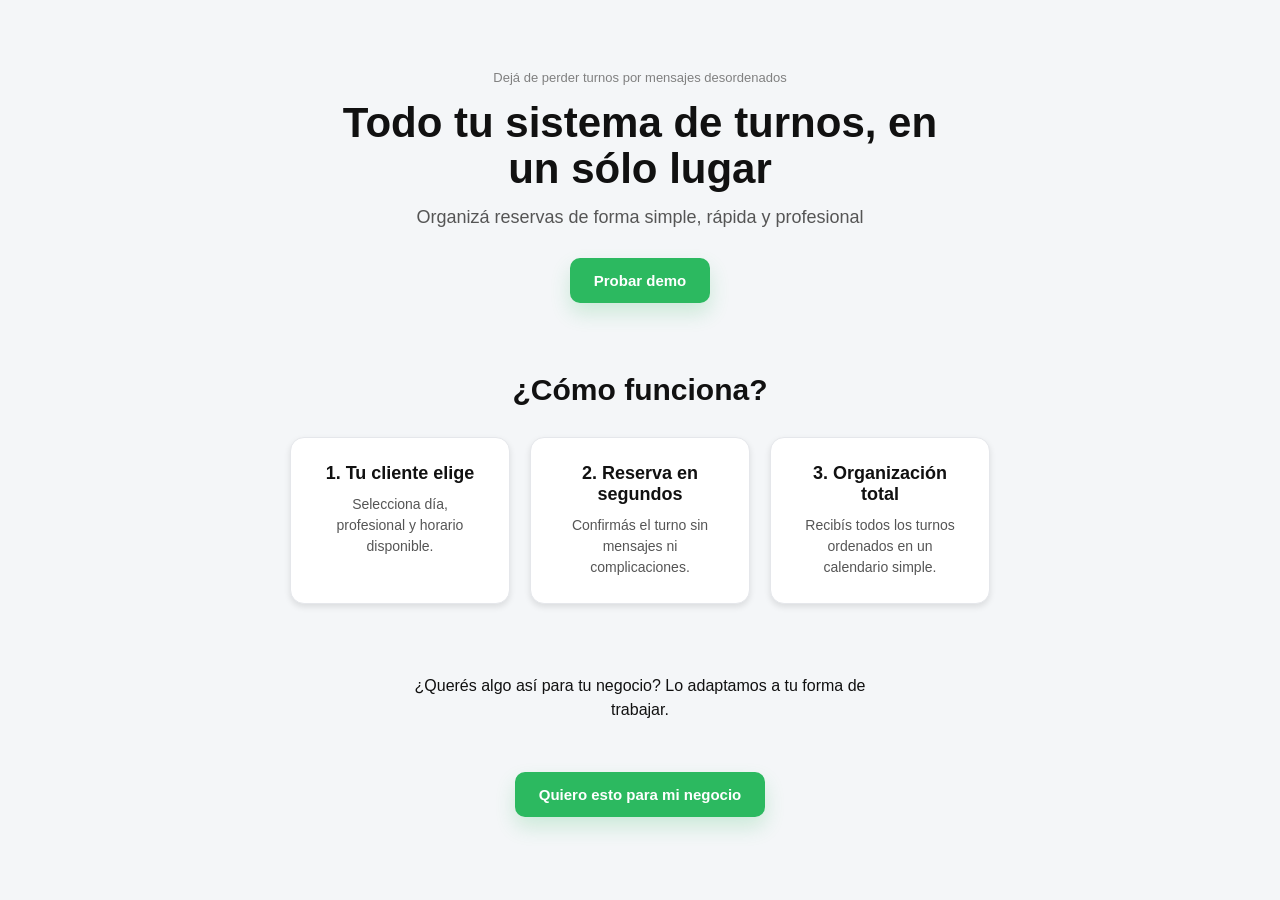
<file: sistema-turnos-saas/index.html>
<!DOCTYPE html>
<html lang="es">
<head>
  <meta charset="UTF-8">
  <meta name="viewport" content="width=device-width, initial-scale=1.0">
  
  <title>Turnos YA | Sistema de turnos online para negocios</title>

  <meta name="description" content="Sistema de turnos online para profesionales. Gestioná reservas, clientes y horarios de forma simple, rápida y profesional.">  
  <meta name="keywords" content="turnos online, sistema de reservas, appointment booking system, agenda digital, booking app, software de turnos">
  <meta name="robots" content="index, follow">
  <meta name="author" content="Turnos YA">

  <meta property="og:title" content="Turnos YA | Sistema de turnos online">
  <meta property="og:description" content="Gestioná reservas y clientes desde una plataforma simple y moderna.">
  <meta property="og:type" content="website">
  <meta property="og:url" content="https://tusitio.com">

  <link rel="stylesheet" href="css/landing.css">
</head>

<body>

  <section class="hero">

    <p class="tag">
      Dejá de perder turnos por mensajes desordenados
    </p>

    <h1>
     Todo tu sistema de turnos, en un sólo lugar
    </h1>

    <p class="subtitle">
     Organizá reservas de forma simple, rápida y profesional
    </p>

    <div class="actions">
      <a href="demo.html">
        <button class="btn-primary">
          Probar demo
        </button>
      </a>
    </div>

  </section>


  <section class="como-funciona">

    <h2>¿Cómo funciona?</h2>

    <div class="pasos">

      <div class="paso">
        <h3>1. Tu cliente elige</h3>
        <p>Selecciona día, profesional y horario disponible.</p>
      </div>

      <div class="paso">
        <h3>2. Reserva en segundos</h3>
        <p>Confirmás el turno sin mensajes ni complicaciones.</p>
      </div>

      <div class="paso">
        <h3>3. Organización total</h3>
        <p>Recibís todos los turnos ordenados en un calendario simple.</p>
      </div>

    </div>

  </section>


  <section class="cta-final">

    <p class="custom">
      ¿Querés algo así para tu negocio? Lo adaptamos a tu forma de trabajar.
    </p>

    <a href="https://wa.me/542915094533" target="_blank">
      <button class="btn-primary">
        Quiero esto para mi negocio
      </button>
    </a>

  </section>

</body>

</html>
</file>
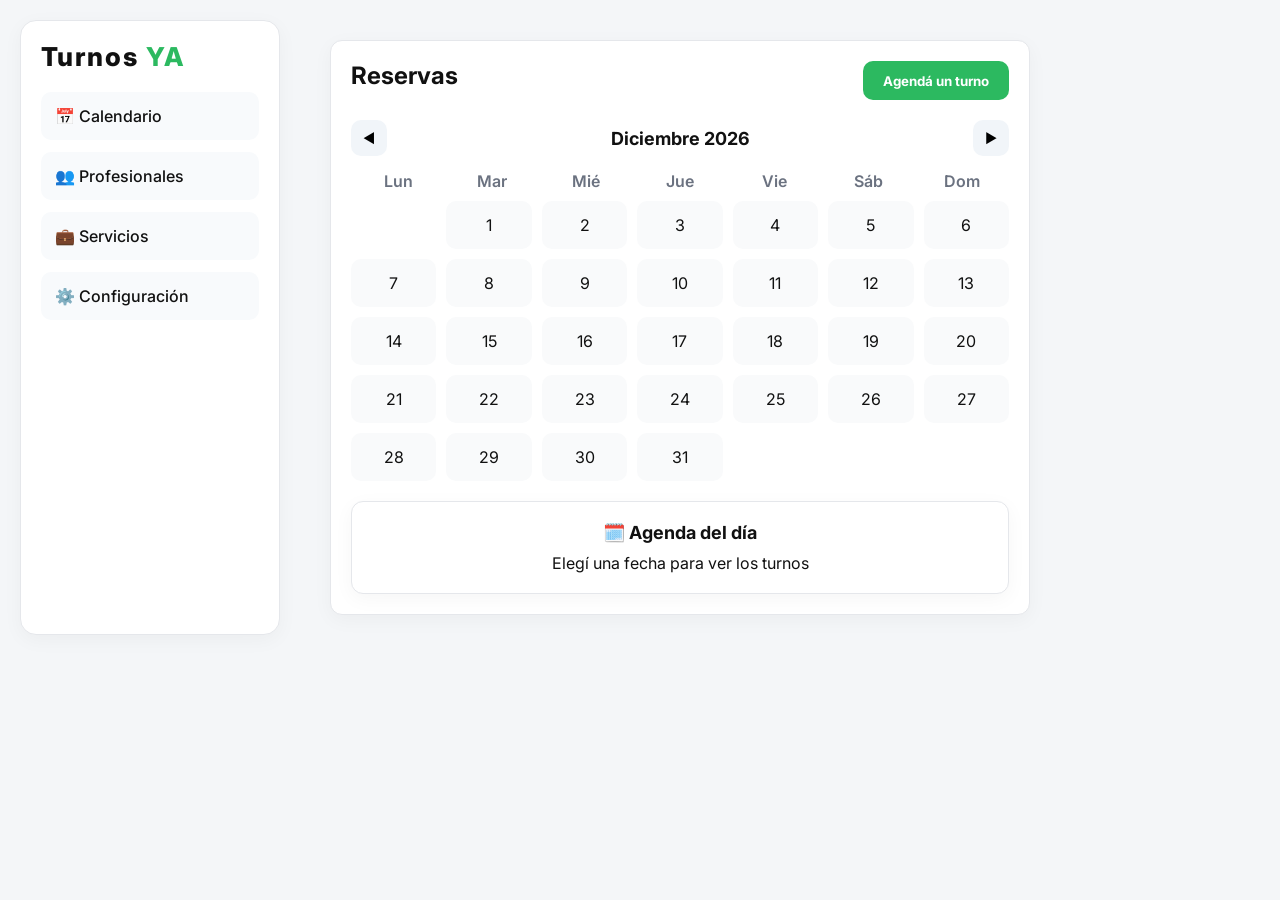
<file: sistema-turnos-saas/demo.html>
<!DOCTYPE html>
<html lang="es">
<head>
  <meta charset="UTF-8">
  <meta name="viewport" content="width=device-width, initial-scale=1.0">
  <title>Turnos YA | Sistema de reservas online para negocios</title>
  <meta name="description" content="Sistema de turnos online simple y rápido para barberías, estética y profesionales. Gestioná reservas, horarios y clientes desde un solo lugar.">
  <meta name="keywords" content="turnos online, sistema de reservas, agenda digital, software para barberías, sistema de turnos estética, reservas online Argentina, calendario de turnos">
  <meta name="author" content="Turnos YA">
  <meta name="robots" content="index, follow">
  
  <link href="https://fonts.googleapis.com/css2?family=Inter:wght@400;500;600;700;800&display=swap" rel="stylesheet">
  <link rel="stylesheet" href="./css/style.css">
  <link rel="stylesheet" href="./css/style.css?v=1">
  </head>

<body>

<div class="layout">


  <aside class="sidebar">
    <h2 class="logo">Turnos<span> YA</span></h2>

    <nav class="menu">
      <p>📅 Calendario</p>
      <p>👥 Profesionales</p>
      <p>💼 Servicios</p>
      <p>⚙️ Configuración</p>
    </nav>
  </aside>

  <main class="main">

  
    <div class="topbar">
      <h1>Reservas</h1>

      <button id="btnNuevoTurno" class="btn">
        Agendá un turno
      </button>
    </div>


    <div class="grid">


      <section class="calendario">

        <div class="cal-header">
          <button id="prevMes">◀</button>
          <span id="mesTexto"></span>
          <button id="nextMes">▶</button>
        </div>

        <div class="dias-semana">
          <span>Lun</span><span>Mar</span><span>Mié</span>
          <span>Jue</span><span>Vie</span><span>Sáb</span><span>Dom</span>
        </div>

        <div id="calDias"></div>

      </section>

 
      <section class="agenda">

        <h2 id="tituloDia">🗓️ Agenda del día</h2>

        <div id="agenda"></div>

      </section>

    </div>

  </main>

</div>


<div id="modal" class="modal hidden">

  <form id="formTurno" class="form">

    <h2 id="tituloModal"></h2>

    <label>Cliente</label>
    <input id="nombre" type="text" placeholder="Nombre del cliente">

    <label>Profesional</label>
    <select id="profesional" required>
      <option value="" disabled selected>Seleccionar profesional</option>
      <option value="Juan">Juan</option>
      <option value="Ana">Ana</option>
      <option value="Mica">Mica</option>
      <option value="Lucia">Lucia</option>
    </select>

    <label>Servicio</label>
    <select id="servicio" required>
      <option value="" disabled selected>Seleccionar servicio</option>
    </select>

    <label>Horario</label>
    <div id="horarios" class="horarios-grid"></div>

    <div class="actions">
      <button type="button" id="cerrarModal">Cancelar</button>
      <button type="submit">📱 Reservar ahora</button>
    </div>

  </form>

</div>

<script src="js/script.js" defer></script>

</body>
</html>
</file>
<file: sistema-turnos-saas/css/landing.css>
* {
  margin: 0;
  box-sizing: border-box;
  font-family: Arial, sans-serif;
}

body {
  background: #f4f6f8;
  color: #111;
  padding: 40px 20px;
}

.hero {
  max-width: 600px;
   margin: 30px auto;
  text-align: center;
}

.tag {
  font-size: 13px;
  color: gray;
  margin-bottom: 15px;
}

.hero h1 {
  font-size: 42px;
  margin-bottom: 15px;
  line-height: 1.1;
}

.subtitle {
  font-size: 18px;
  color: #555;
  margin-bottom: 30px;
}

.actions {
  display: flex;
  justify-content: center;
  margin-bottom: 30px;
}

.btn-primary {
  background: #2cb960;
  color: white;
  border: none;
  padding: 14px 24px;
  border-radius: 10px;
  cursor: pointer;
  font-size: 15px;
  font-weight: bold;
  transition: 0.2s;
  box-shadow: 0 10px 20px rgba(44,185,96,0.2);
}

.btn-primary:hover {
  opacity: 0.95;
  transform: translateY(-2px);
}

.como-funciona {
  max-width: 700px;
  margin: 70px auto;
  text-align: center;
}

.como-funciona h2 {
  font-size: 30px;
  margin-bottom: 30px;
}

.pasos {
  display: grid;
  grid-template-columns: repeat(3, 1fr);
  gap: 20px;
}

.paso {
  background: white;
  padding: 25px;
  border-radius: 14px;
  border: 1px solid #e5e7eb;
  box-shadow: 0px 3px 6px rgba(0, 0, 0, 0.1);
}

.paso h3 {
  margin-bottom: 10px;
  font-size: 18px;
}

.paso p {
  color: #555;
  font-size: 14px;
  line-height: 1.5;
}

.cta-final {
  max-width: 500px;
  margin: 0 auto;
  text-align: center;
}

.custom {
  font-size: 16px;
  margin: 50px auto;
  line-height: 1.5;
}

@media (max-width: 768px) {

  .hero h1 {
    font-size: 34px;
  }

  .pasos {
    grid-template-columns: 1fr;
  }

}
</file>
<file: sistema-turnos-saas/css/style.css>
* {
  margin: 0;
  padding: 0;
  box-sizing: border-box;
  font-family: 'Inter', sans-serif;
}
body {
  font-family: 'Inter', sans-serif;
  background-color: #f4f6f8;
  color: #111;
}

.layout {
  display: flex;
  gap: 30px;
  padding: 20px;
}

.sidebar {
  width: 260px;
  background: white;
  padding: 20px;
  border: 1px solid #e5e7eb;
  border-radius: 16px;
  box-shadow: 0 5px 20px rgba(0,0,0,0.04);
}

.logo {
  font-size: 26px;
  font-weight: 800;
  margin-bottom: 20px;
  letter-spacing: 2px;
 
}

.logo span {
  color: #2cb960;
}

.menu {
  display: flex;
  flex-direction: column;
  gap: 12px;
}

.menu p {
  background: #f8fafc;
  padding: 14px;
  border-radius: 10px;
  cursor: pointer;
  transition: 0.2s;
  font-weight: 500;
}

.menu p:hover {
  background: #e2e8f0;
}

.main {
  background-color: white;
  max-width: 700px;
  flex-grow: 1;
  padding: 20px;
  border: 1px solid #e5e7eb;
  border-radius: 12px;
  margin: 20px;
}
.main {
  box-shadow: 0 5px 20px rgba(0,0,0,0.04);
}
 
.topbar {
  display: flex;
  justify-content: space-between;
   margin-bottom: 20px;
}

.topbar h1 {
  font-size: 24px;
  margin-bottom: 10px;
}

.btn {
  background:#2cb960;
  color: white;
  border: none;
  padding: 10px 20px;
  border-radius: 10px;
  cursor: pointer;
  font-weight: bold;
  transition: 0.2s;
}
.btn:hover {
  transform: translateY(-2px);
  opacity: 0.95;
}

.grid {
  display: grid;
  grid-template-columns: repeat(1, 1fr);
  gap: 20px;
  text-align: center;
}
.cal-header {
  display: flex;
  align-items: center;
  justify-content: space-between;
  margin-bottom: 15px;
}
#mesTexto {
  flex: 1;
  text-align: center;
  font-weight: bold;
  font-size: 18px;
}
.cal-header button {
  background: #f1f5f9;
  border: none;
  width: 36px;
  height: 36px;
  border-radius: 10px;
  cursor: pointer;
}

.cal-header button:hover {
  background: #e2e8f0;
}
.dias-semana {
  display: grid;
  grid-template-columns: repeat(7, 1fr);
  text-align: center;
  font-weight: 600;
  margin-bottom: 10px;
  color: #6b7280;
}
.cal-dia {
  background: #f9fafb;
  padding: 14px 10px;
  border-radius: 10px;
  cursor: pointer;
  transition: 0.2s;
}
.cal-dia:hover {
  background: #e2e8f0;
}
.cal-dia.con-turnos {
  color: #2cb960;
  font-weight: bold;
  }

.cal-dia.activo{
  background-color: #2cb960;
  color: white;
}
#calDias {
  display: grid;
  grid-template-columns: repeat(7, 1fr);
  gap: 10px;
}
.agenda {
  background: white;
  padding: 20px;
  box-shadow: 0 5px 20px rgba(0,0,0,0.04);
  border-radius: 12px;
  border: 1px solid #e5e7eb;
}
.agenda h2 {
  margin-bottom: 10px;
  font-size: 18px;
}
#agenda div {
  background: #f9fafb;
  padding: 10px;
  border-radius: 8px;
  margin-bottom: 8px;
}
.modal {
  position: fixed;
  top: 0;
  left: 0;
  width: 100%;
  height: 100%;
  z-index: 9999;
  display: flex;
  justify-content: flex-end;
  align-items: center;
  padding-right: 30px;
  background: linear-gradient(
    to right, 
    transparent 0%, 
    transparent 69%, 
    rgba(0, 0, 0, 0.5) 69%, 
    rgba(0, 0, 0, 0.5) 100%
  );

}

#tituloModal {
  text-align: center;
  color: gray;
  font-size: 15px;
}

.form {
  background: white;
  padding: 30px;
  border-radius: 14px;
  display: flex;
  flex-direction: column;
  gap: 10px;
  width: 300px;
  box-shadow: 0 10px 40px rgba(0,0,0,0.15);
}

.form input,
.form select {
  padding: 10px;
  border-radius: 8px;
  border: none;
  margin-bottom: 10px;
}

.form select {
  cursor: pointer;
  
}
.form input:focus,
.form select:focus {
  outline: none; 
  border: 1px solid #16a34a;
  box-shadow: 0 0 0 3px rgba(22, 163, 74, 0.2);
}
.horarios-grid {
  display: grid;
  grid-template-columns: repeat(3, 1fr);
  gap: 10px;
}
.horario-info {
  grid-column: span 3;
  color: #6b7280;
  font-size: 13px;
  padding: 10px;

}
.hidden {
  display: none;
}

.horario-btn {
  padding: 10px;
  border-radius: 8px;
  border: 1px solid #e5e7eb;
  background: #f9fafb;
  cursor: pointer;
  transition: 0.2s;
}

.horario-btn:hover {
  background: #e2e8f0;
}

.horario-btn.activo {
  background: #16a34a;
  color: white;
  border: none;
}

.horario-btn.ocupado {
  background: #e5e7eb;
  color: #9ca3af;
  cursor: not-allowed;
}

.actions {
  display: flex;
  justify-content: center;
  gap: 20px;
  margin-top: 10px;
}

.actions button {
  padding: 10px 20px;
  border: none;
  border-radius: 10px;
  cursor: pointer;
}

.actions button[type="submit"] {
  background-color: #2cb960;
  color: white;
}

.actions button[type="button"] {
  background-color: grey;
  color: white;
  
}
.turno-item {
  background: white;
  border: 1px solid #e5e7eb;
  border-radius: 14px;
  padding: 16px;
  margin-bottom: 12px;
  text-align: left;
  box-shadow: 0 5px 20px rgba(0,0,0,0.03);
}

.turno-top {
  margin-bottom: 12px;
}

.turno-hora {
  background: #dcfce7;
  color: #166534;
  padding: 6px 10px;
  border-radius: 8px;
  font-size: 13px;
  font-weight: bold;
}

.turno-body strong {
  display: block;
  margin-bottom: 6px;
  font-size: 16px;
}

.turno-body p {
  color: #374151;
  margin-bottom: 5px;
}

.turno-body small {
  color: #6b7280;
}
@media (max-width: 768px) {
  .layout {
    flex-direction: column;
  }
  .sidebar {
    width: 100%;
  }
  .modal {
    justify-content: center;
  
  }
  
}
</file>
